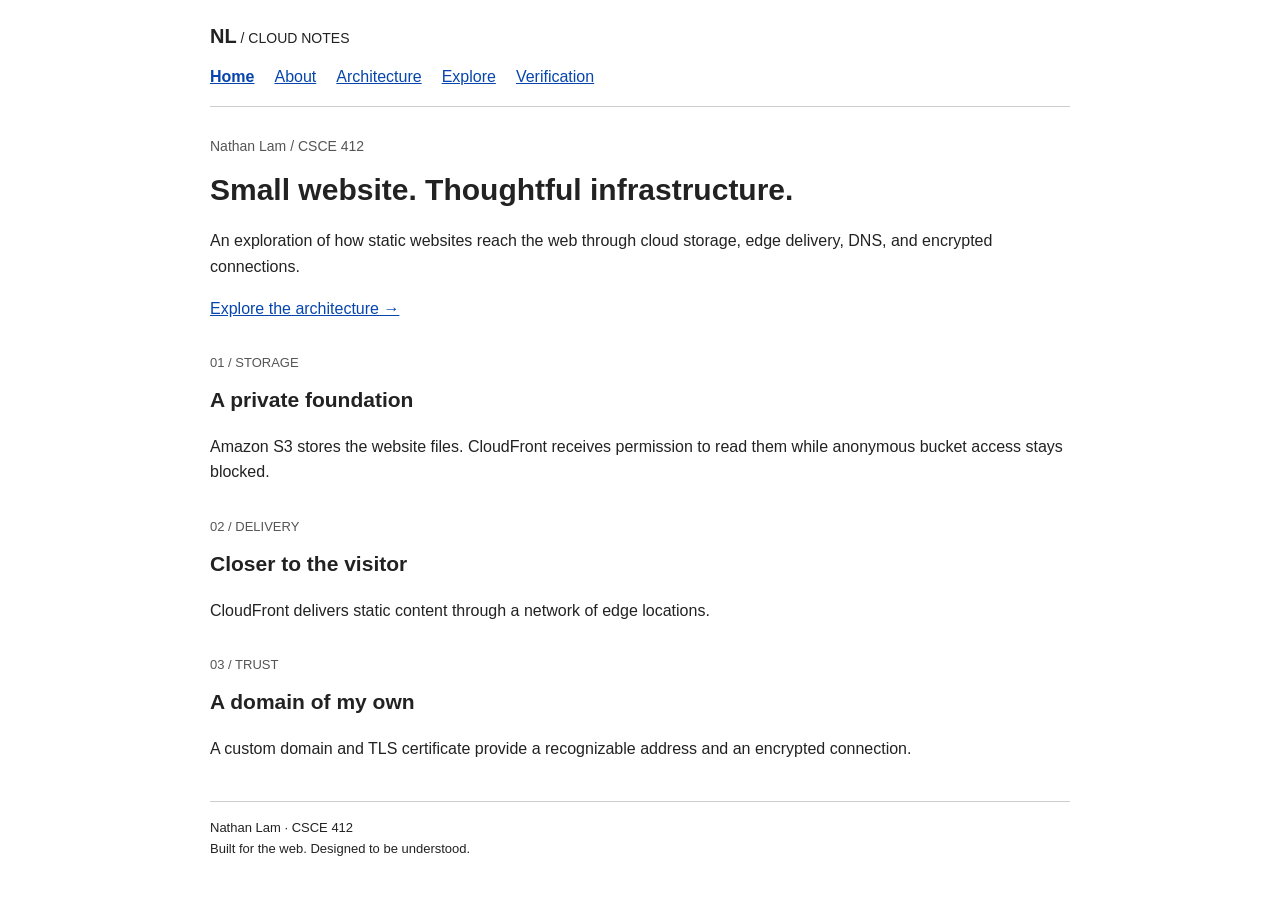
<file: website/index.html>
<!doctype html>
<html lang="en"><head><meta charset="utf-8"><meta name="viewport" content="width=device-width,initial-scale=1"><meta name="description" content="Nathan Lam’s CSCE 412 static cloud website and architecture guide."><title>Home | Nathan Lam</title><link rel="stylesheet" href="styles.css"><script src="script.js" defer></script></head><body><a class="skip" href="#main">Skip to content</a><header><a class="brand" href="index.html">NL<span> / CLOUD NOTES</span></a><nav aria-label="Main navigation"><a href="index.html" aria-current="page">Home</a><a href="about.html">About</a><a href="architecture.html">Architecture</a><a href="explore.html">Explore</a><a href="verification.html">Verification</a></nav></header><main id="main"><p class="eyebrow">Nathan Lam / CSCE 412</p><h1>Small website. Thoughtful infrastructure.</h1><p class="lead">An exploration of how static websites reach the web through cloud storage, edge delivery, DNS, and encrypted connections.</p><a class="button" href="architecture.html">Explore the architecture →</a><div class="cards"><article><span>01 / STORAGE</span><h2>A private foundation</h2><p>Amazon S3 stores the website files. CloudFront receives permission to read them while anonymous bucket access stays blocked.</p></article><article><span>02 / DELIVERY</span><h2>Closer to the visitor</h2><p>CloudFront delivers static content through a network of edge locations.</p></article><article><span>03 / TRUST</span><h2>A domain of my own</h2><p>A custom domain and TLS certificate provide a recognizable address and an encrypted connection.</p></article></div></main><footer><span>Nathan Lam · CSCE 412</span><span>Built for the web. Designed to be understood.</span></footer></body></html>
</file>
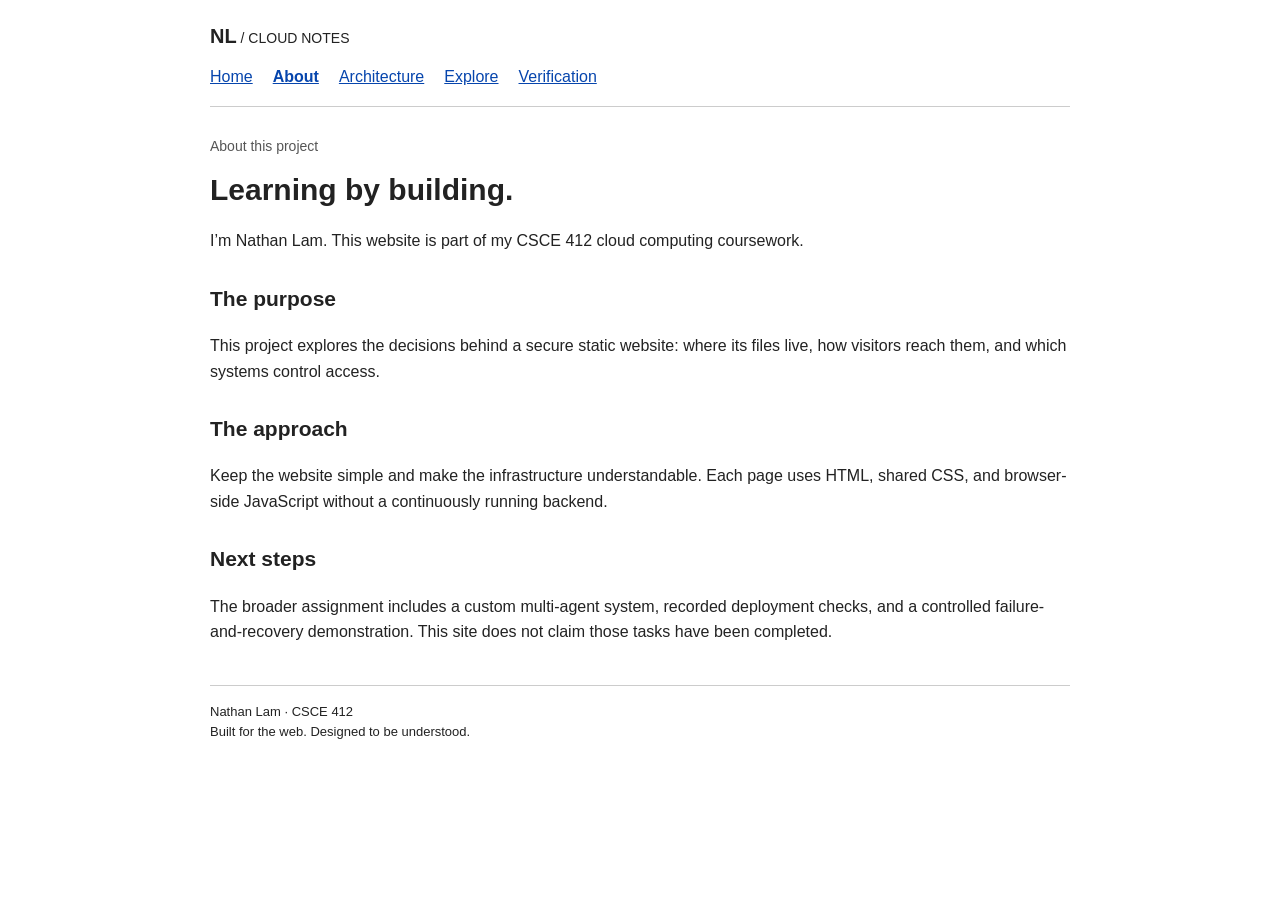
<file: website/about.html>
<!doctype html>
<html lang="en"><head><meta charset="utf-8"><meta name="viewport" content="width=device-width,initial-scale=1"><meta name="description" content="Nathan Lam’s CSCE 412 static cloud website and architecture guide."><title>About | Nathan Lam</title><link rel="stylesheet" href="styles.css"><script src="script.js" defer></script></head><body><a class="skip" href="#main">Skip to content</a><header><a class="brand" href="index.html">NL<span> / CLOUD NOTES</span></a><nav aria-label="Main navigation"><a href="index.html">Home</a><a href="about.html" aria-current="page">About</a><a href="architecture.html">Architecture</a><a href="explore.html">Explore</a><a href="verification.html">Verification</a></nav></header><main id="main"><p class="eyebrow">About this project</p><h1>Learning by building.</h1><p class="lead">I’m Nathan Lam. This website is part of my CSCE 412 cloud computing coursework.</p><section class="panel"><h2>The purpose</h2><p>This project explores the decisions behind a secure static website: where its files live, how visitors reach them, and which systems control access.</p><h2>The approach</h2><p>Keep the website simple and make the infrastructure understandable. Each page uses HTML, shared CSS, and browser-side JavaScript without a continuously running backend.</p><h2>Next steps</h2><p>The broader assignment includes a custom multi-agent system, recorded deployment checks, and a controlled failure-and-recovery demonstration. This site does not claim those tasks have been completed.</p></section></main><footer><span>Nathan Lam · CSCE 412</span><span>Built for the web. Designed to be understood.</span></footer></body></html>
</file>
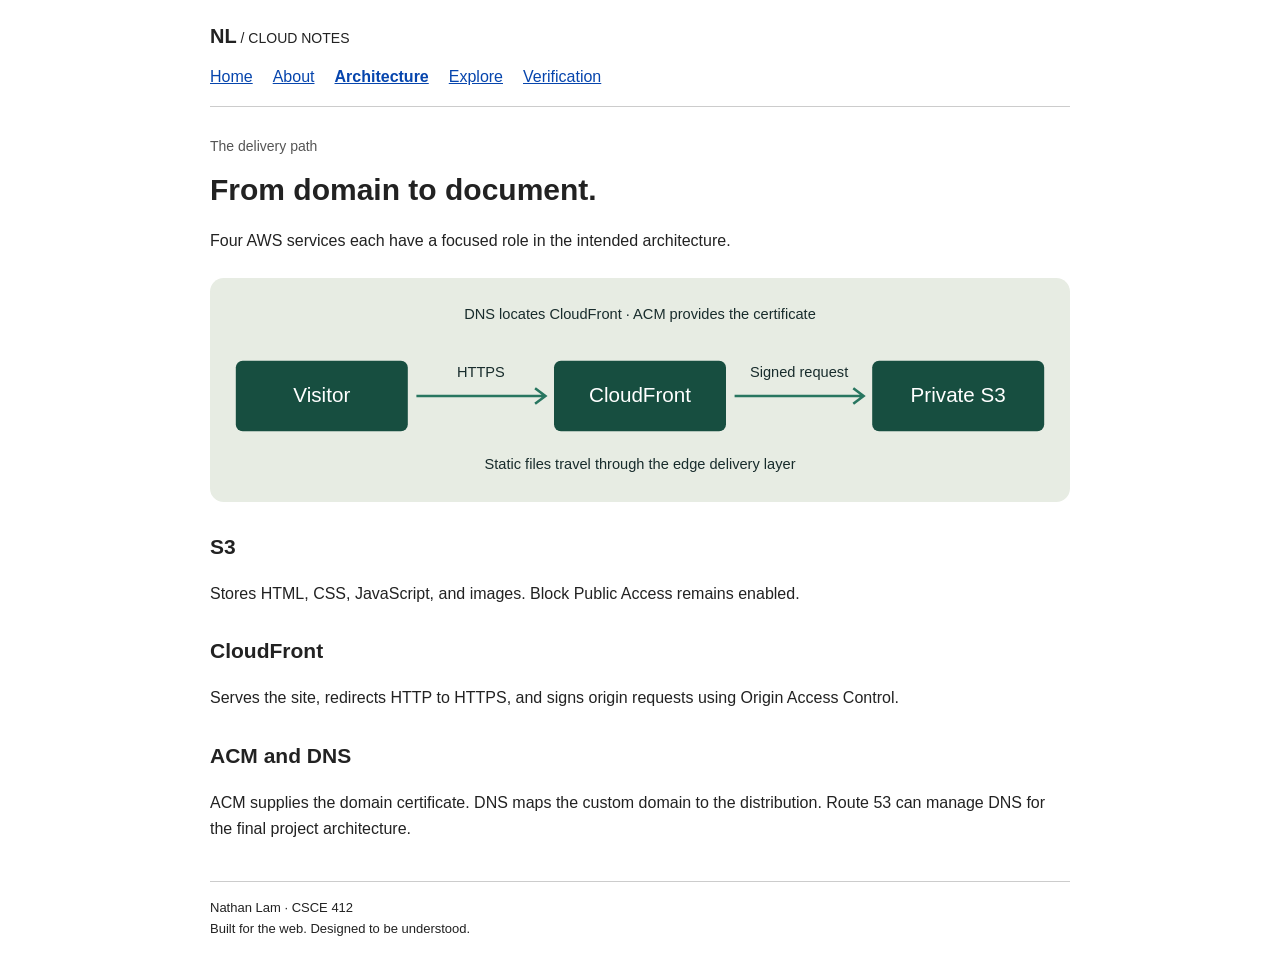
<file: website/architecture.html>
<!doctype html>
<html lang="en"><head><meta charset="utf-8"><meta name="viewport" content="width=device-width,initial-scale=1"><meta name="description" content="Nathan Lam’s CSCE 412 static cloud website and architecture guide."><title>Architecture | Nathan Lam</title><link rel="stylesheet" href="styles.css"><script src="script.js" defer></script></head><body><a class="skip" href="#main">Skip to content</a><header><a class="brand" href="index.html">NL<span> / CLOUD NOTES</span></a><nav aria-label="Main navigation"><a href="index.html">Home</a><a href="about.html">About</a><a href="architecture.html" aria-current="page">Architecture</a><a href="explore.html">Explore</a><a href="verification.html">Verification</a></nav></header><main id="main"><p class="eyebrow">The delivery path</p><h1>From domain to document.</h1><p class="lead">Four AWS services each have a focused role in the intended architecture.</p><img class="diagram" src="architecture.svg" alt="A visitor connects to CloudFront using HTTPS, and CloudFront retrieves website files from a private S3 bucket. ACM provides the certificate. DNS directs the domain to CloudFront."><div class="cards"><article><h2>S3</h2><p>Stores HTML, CSS, JavaScript, and images. Block Public Access remains enabled.</p></article><article><h2>CloudFront</h2><p>Serves the site, redirects HTTP to HTTPS, and signs origin requests using Origin Access Control.</p></article><article><h2>ACM and DNS</h2><p>ACM supplies the domain certificate. DNS maps the custom domain to the distribution. Route 53 can manage DNS for the final project architecture.</p></article></div></main><footer><span>Nathan Lam · CSCE 412</span><span>Built for the web. Designed to be understood.</span></footer></body></html>
</file>
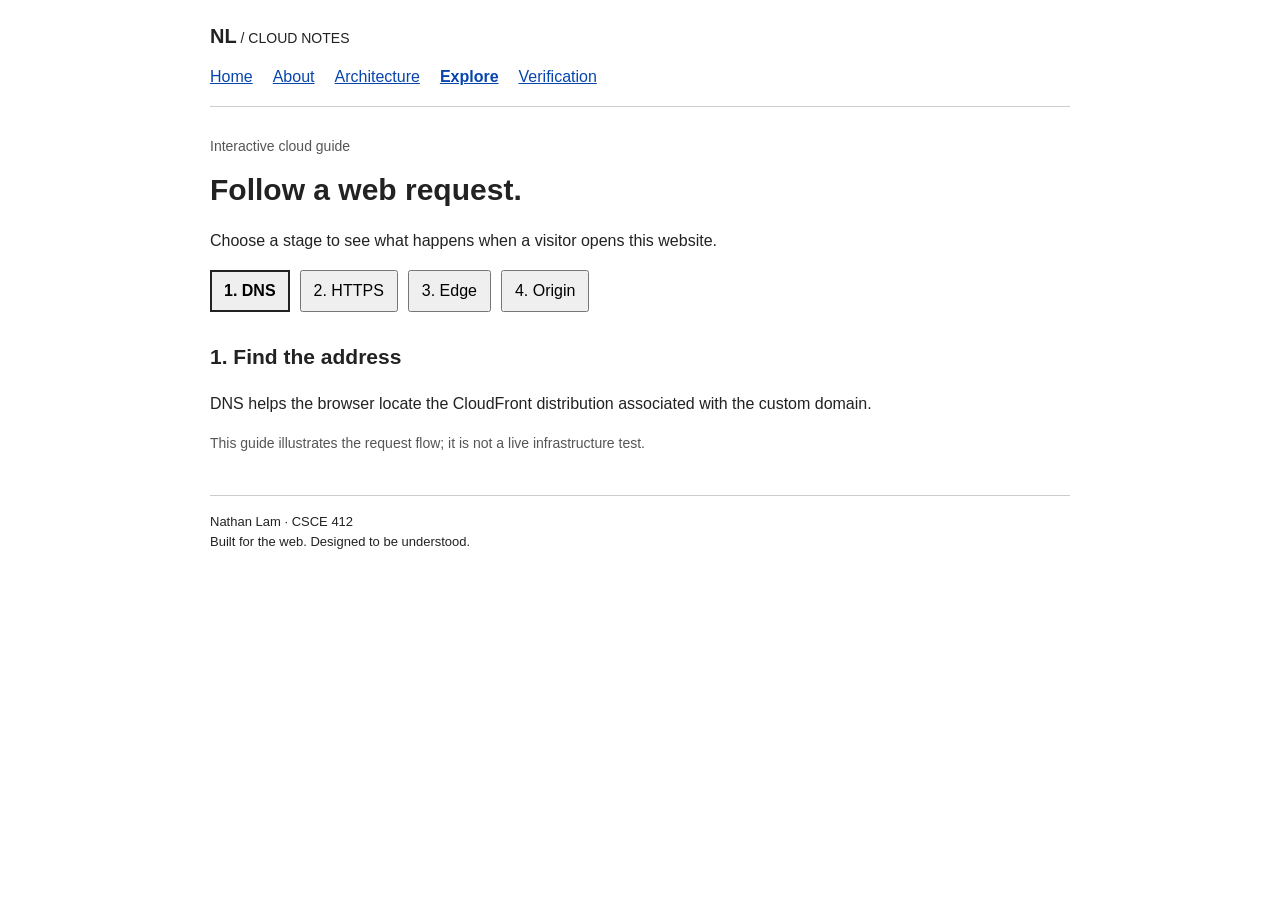
<file: website/explore.html>
<!doctype html>
<html lang="en"><head><meta charset="utf-8"><meta name="viewport" content="width=device-width,initial-scale=1"><meta name="description" content="Nathan Lam’s CSCE 412 static cloud website and architecture guide."><title>Explore | Nathan Lam</title><link rel="stylesheet" href="styles.css"><script src="script.js" defer></script></head><body><a class="skip" href="#main">Skip to content</a><header><a class="brand" href="index.html">NL<span> / CLOUD NOTES</span></a><nav aria-label="Main navigation"><a href="index.html">Home</a><a href="about.html">About</a><a href="architecture.html">Architecture</a><a href="explore.html" aria-current="page">Explore</a><a href="verification.html">Verification</a></nav></header><main id="main"><p class="eyebrow">Interactive cloud guide</p><h1>Follow a web request.</h1><p class="lead">Choose a stage to see what happens when a visitor opens this website.</p><div class="steps" role="group" aria-label="Request stages"><button class="button" data-stage="dns">1. DNS</button><button class="button" data-stage="tls">2. HTTPS</button><button class="button" data-stage="edge">3. Edge</button><button class="button" data-stage="origin">4. Origin</button></div><section class="panel" aria-live="polite"><h2 id="stage-title">1. Find the address</h2><p id="stage-body">DNS helps the browser locate the CloudFront distribution associated with the custom domain.</p></section><p class="note">This guide illustrates the request flow; it is not a live infrastructure test.</p></main><footer><span>Nathan Lam · CSCE 412</span><span>Built for the web. Designed to be understood.</span></footer></body></html>
</file>
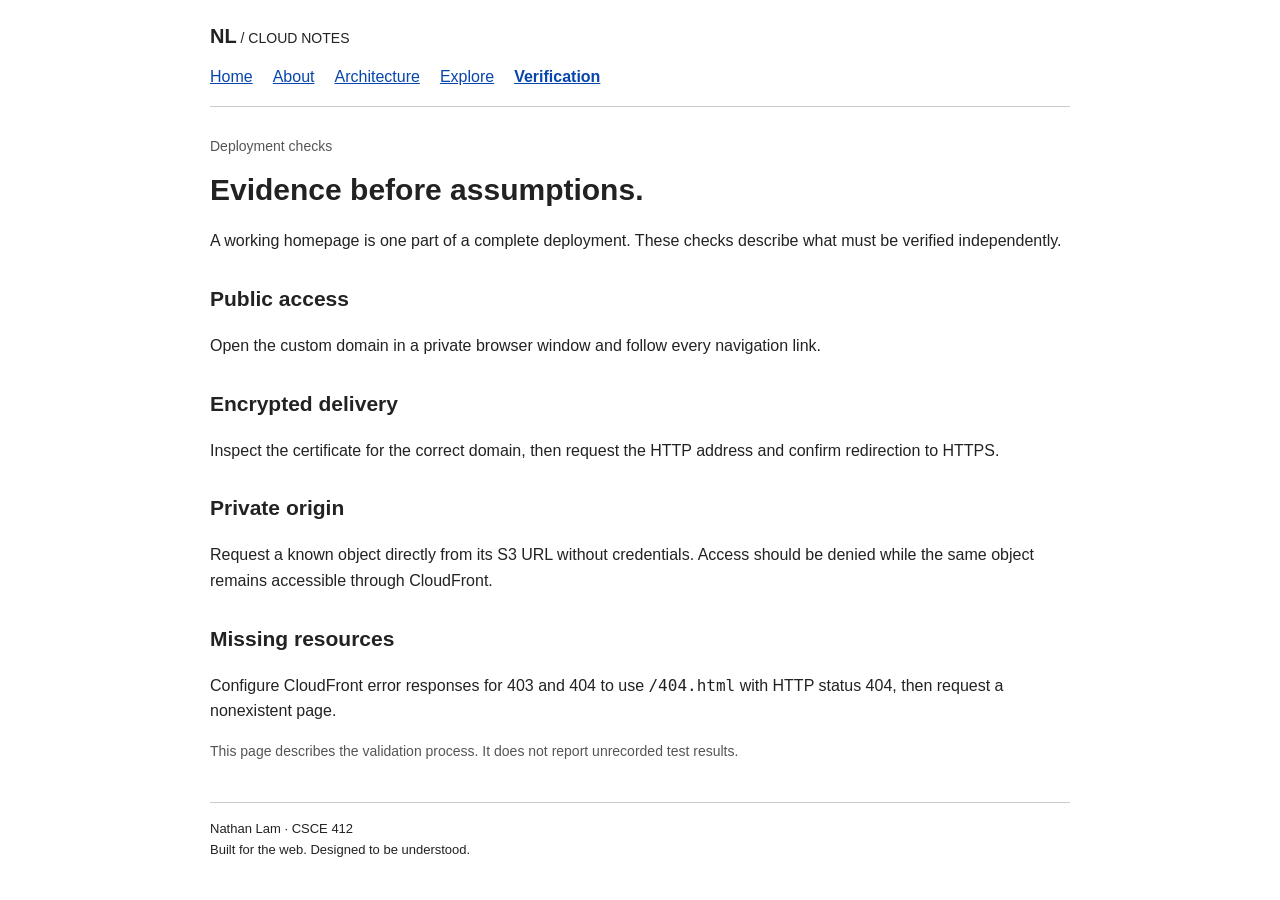
<file: website/verification.html>
<!doctype html>
<html lang="en"><head><meta charset="utf-8"><meta name="viewport" content="width=device-width,initial-scale=1"><meta name="description" content="Nathan Lam’s CSCE 412 static cloud website and architecture guide."><title>Verification | Nathan Lam</title><link rel="stylesheet" href="styles.css"><script src="script.js" defer></script></head><body><a class="skip" href="#main">Skip to content</a><header><a class="brand" href="index.html">NL<span> / CLOUD NOTES</span></a><nav aria-label="Main navigation"><a href="index.html">Home</a><a href="about.html">About</a><a href="architecture.html">Architecture</a><a href="explore.html">Explore</a><a href="verification.html" aria-current="page">Verification</a></nav></header><main id="main"><p class="eyebrow">Deployment checks</p><h1>Evidence before assumptions.</h1><p class="lead">A working homepage is one part of a complete deployment. These checks describe what must be verified independently.</p><section class="panel"><h2>Public access</h2><p>Open the custom domain in a private browser window and follow every navigation link.</p><h2>Encrypted delivery</h2><p>Inspect the certificate for the correct domain, then request the HTTP address and confirm redirection to HTTPS.</p><h2>Private origin</h2><p>Request a known object directly from its S3 URL without credentials. Access should be denied while the same object remains accessible through CloudFront.</p><h2>Missing resources</h2><p>Configure CloudFront error responses for 403 and 404 to use <code>/404.html</code> with HTTP status 404, then request a nonexistent page.</p></section><p class="note">This page describes the validation process. It does not report unrecorded test results.</p></main><footer><span>Nathan Lam · CSCE 412</span><span>Built for the web. Designed to be understood.</span></footer></body></html>
</file>
<file: website/styles.css>
* { box-sizing: border-box; }
body {
  max-width: 900px;
  margin: 0 auto;
  padding: 20px;
  color: #222;
  background: white;
  font-family: Arial, sans-serif;
  font-size: 16px;
  line-height: 1.6;
}
a { color: #0645ad; }
header { border-bottom: 1px solid #ccc; padding-bottom: 16px; }
.brand { color: #222; font-size: 20px; font-weight: bold; text-decoration: none; }
.brand span { font-size: 14px; font-weight: normal; }
nav { display: flex; flex-wrap: wrap; gap: 8px 20px; margin-top: 12px; }
nav a[aria-current="page"] { font-weight: bold; }
main { margin: 28px 0 40px; }
h1 { font-size: 30px; line-height: 1.25; margin: 12px 0 20px; }
h2 { font-size: 21px; margin-top: 28px; }
.eyebrow, .note { color: #555; font-size: 14px; }
.cards article { margin: 28px 0; }
.cards article h2 { margin-top: 8px; }
.cards article span { color: #555; font-size: 13px; }
.steps { display: flex; flex-wrap: wrap; gap: 10px; }
button.button { padding: 6px 12px; font: inherit; cursor: pointer; }
button[aria-pressed="true"] { font-weight: bold; border: 2px solid #222; }
.diagram { display: block; width: 100%; height: auto; margin: 24px 0; }
footer { border-top: 1px solid #ccc; padding-top: 16px; font-size: 13px; }
footer span { display: block; }
.skip { position: absolute; left: -10000px; }
.skip:focus { position: static; }
:focus-visible { outline: 2px solid #0645ad; outline-offset: 3px; }
@media (max-width: 500px) {
  body { padding: 16px; }
  h1 { font-size: 26px; }
}
</file>
